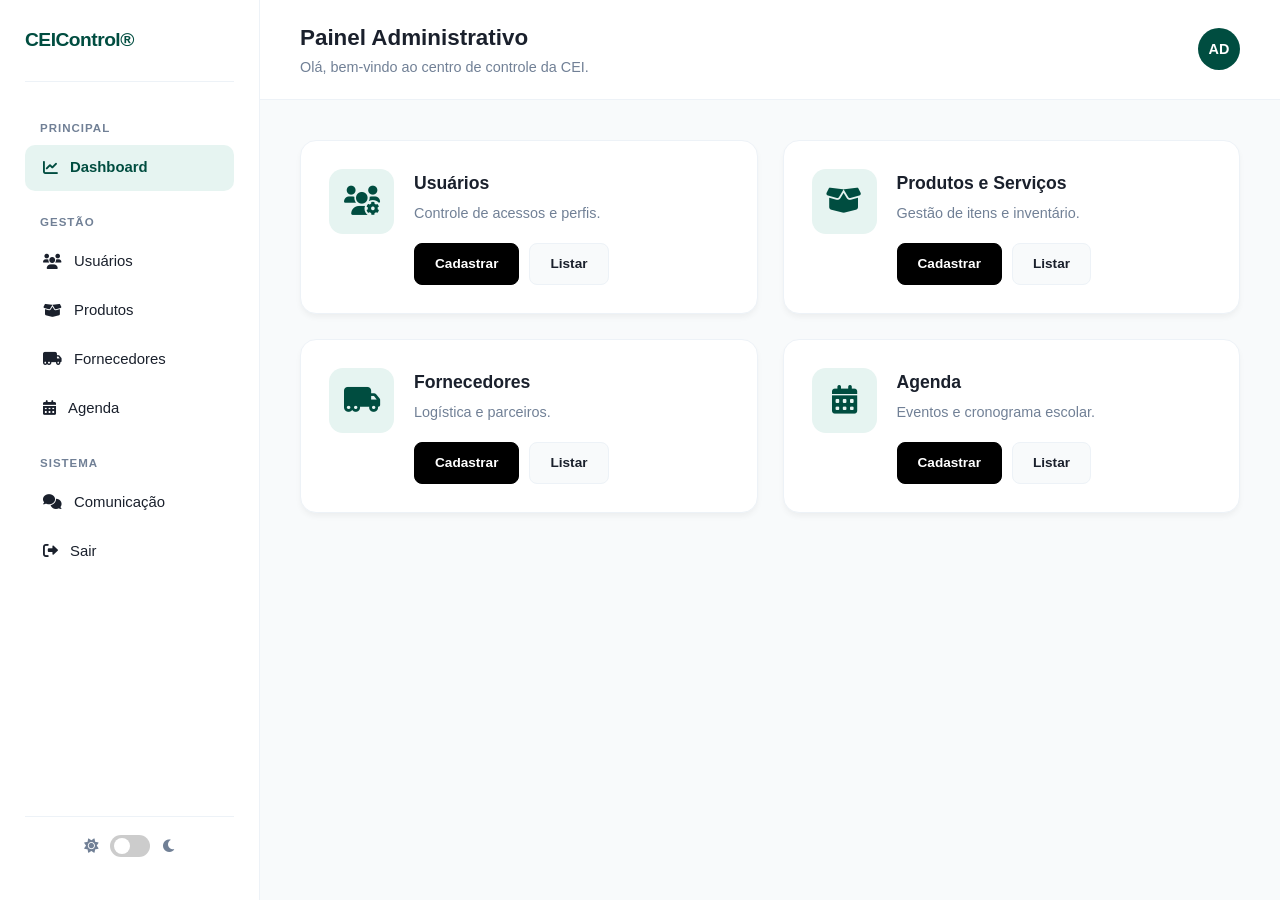
<file: dashboard.html>
<!DOCTYPE html>
<html lang="pt-BR">
<head>
    <meta charset="UTF-8">
    <meta name="viewport" content="width=device-width, initial-scale=1.0">
    <title>Dashboard - CEIControl</title>
    <link rel="stylesheet" href="style.css">
    <link rel="stylesheet" href="mobile.css">
    <link rel="stylesheet" href="dashboard.css">
    <link rel="stylesheet" href="https://cdnjs.cloudflare.com/ajax/libs/font-awesome/6.0.0/css/all.min.css">
    <link rel="icon" type="image/png" href="assests/ceicontrol.png">
    <script defer src="script.js"></script>
    <script defer src="dashboard.js"></script>
</head>
<body class="dashboard-body">
<div class="dashboard-container">

    <!-- SIDEBAR -->
    <aside class="sidebar" id="sidebar">
        <div class="sidebar-logo">
            <span class="logo-text">CEIControl®</span>
            <button class="sidebar-close-btn" onclick="toggleSidebar()">
                <i class="fa-solid fa-xmark"></i>
            </button>
        </div>
        <nav class="sidebar-nav">
            <p class="nav-category">Principal</p>
            <a href="#" onclick="mostrarSecao('dashboard')" id="nav-dashboard" class="active">
                <i class="fa-solid fa-chart-line"></i> Dashboard
            </a>
            <p class="nav-category">Gestão</p>
            <a href="#" onclick="mostrarSecao('usuarios')" id="nav-usuarios">
                <i class="fa-solid fa-users"></i> Usuários
            </a>
            <a href="#" onclick="mostrarSecao('produtos')" id="nav-produtos">
                <i class="fa-solid fa-box-open"></i> Produtos
            </a>
            <a href="#" onclick="mostrarSecao('fornecedores')" id="nav-fornecedores">
                <i class="fa-solid fa-truck-moving"></i> Fornecedores
            </a>
            <a href="#" onclick="mostrarSecao('agenda')" id="nav-agenda">
                <i class="fa-solid fa-calendar-days"></i> Agenda
            </a>
            <p class="nav-category">Sistema</p>
            <a href="#" onclick="mostrarSecao('comunicacao')" id="nav-comunicacao">
                <i class="fa-solid fa-comments"></i> Comunicação
            </a>
            <a href="login.html" class="logout-link">
                <i class="fa-solid fa-right-from-bracket"></i> Sair
            </a>
        </nav>
        <div class="theme-switch-wrapper">
            <i class="fa-solid fa-sun theme-icon-sm"></i>
            <label class="theme-switch" for="checkbox">
                <input type="checkbox" id="checkbox" onclick="toggleDarkMode()"/>
                <div class="slider round"></div>
            </label>
            <i class="fa-solid fa-moon theme-icon-sm"></i>
        </div>
    </aside>

    <!-- TOPBAR MOBILE -->
    <div class="mobile-topbar">
        <span class="logo-text">CEIControl®</span>
        <button class="hamburger-btn" onclick="toggleSidebar()">
            <i class="fa-solid fa-bars"></i>
        </button>
    </div>
    <div class="sidebar-overlay" id="sidebarOverlay" onclick="toggleSidebar()"></div>

    <!-- MAIN CONTENT -->
    <main class="main-content">

        <!-- ===== DASHBOARD HOME ===== -->
        <section id="secao-dashboard" class="dash-secao">
            <header class="dash-header">
                <div class="header-welcome">
                    <h1>Painel Administrativo</h1>
                    <p>Olá, bem-vindo ao centro de controle da CEI.</p>
                </div>
                <div class="header-profile">
                    <div class="avatar-circle">AD</div>
                </div>
            </header>
            <div class="content-wrapper">
                <div class="grid-funcionalidades">
                    <div class="admin-card">
                        <div class="card-icon"><i class="fa-solid fa-users-gear"></i></div>
                        <div class="card-info">
                            <h3>Usuários</h3>
                            <p>Controle de acessos e perfis.</p>
                            <div class="card-actions">
                                <a href="#" onclick="mostrarSecao('usuarios')" class="btn-sm primary">Cadastrar</a>
                                <a href="#" onclick="mostrarSecao('usuarios')" class="btn-sm secondary">Listar</a>
                            </div>
                        </div>
                    </div>
                    <div class="admin-card">
                        <div class="card-icon"><i class="fa-solid fa-box-open"></i></div>
                        <div class="card-info">
                            <h3>Produtos e Serviços</h3>
                            <p>Gestão de itens e inventário.</p>
                            <div class="card-actions">
                                <a href="#" onclick="mostrarSecao('produtos')" class="btn-sm primary">Cadastrar</a>
                                <a href="#" onclick="mostrarSecao('produtos')" class="btn-sm secondary">Listar</a>
                            </div>
                        </div>
                    </div>
                    <div class="admin-card">
                        <div class="card-icon"><i class="fa-solid fa-truck-moving"></i></div>
                        <div class="card-info">
                            <h3>Fornecedores</h3>
                            <p>Logística e parceiros.</p>
                            <div class="card-actions">
                                <a href="#" onclick="mostrarSecao('fornecedores')" class="btn-sm primary">Cadastrar</a>
                                <a href="#" onclick="mostrarSecao('fornecedores')" class="btn-sm secondary">Listar</a>
                            </div>
                        </div>
                    </div>
                    <div class="admin-card">
                        <div class="card-icon"><i class="fa-solid fa-calendar-days"></i></div>
                        <div class="card-info">
                            <h3>Agenda</h3>
                            <p>Eventos e cronograma escolar.</p>
                            <div class="card-actions">
                                <a href="#" onclick="mostrarSecao('agenda')" class="btn-sm primary">Cadastrar</a>
                                <a href="#" onclick="mostrarSecao('agenda')" class="btn-sm secondary">Listar</a>
                            </div>
                        </div>
                    </div>
                </div>
            </div>
        </section>

        <!-- ===== USUÁRIOS ===== -->
        <section id="secao-usuarios" class="dash-secao" style="display:none;">
            <header class="dash-header">
                <div class="header-welcome">
                    <h1>Gestão de Usuários</h1>
                    <p>Visualize e gerencie as contas e permissões do sistema.</p>
                </div>
                <button onclick="abrirModal('usuario')" class="btn-black-full">
                    <i class="fa-solid fa-plus"></i> Novo Usuário
                </button>
            </header>
            <div class="content-wrapper">
                <div class="table-container">
                    <table class="custom-table">
                        <thead>
                            <tr>
                                <th>ID</th>
                                <th>Nome</th>
                                <th>E-mail</th>
                                <th>Perfil</th>
                                <th style="text-align:center;">Ações</th>
                            </tr>
                        </thead>
                        <tbody id="tabela-usuarios"></tbody>
                    </table>
                </div>
            </div>
        </section>

        <!-- ===== PRODUTOS ===== -->
        <section id="secao-produtos" class="dash-secao" style="display:none;">
            <header class="dash-header">
                <div class="header-welcome">
                    <h1>Produtos e Serviços</h1>
                    <p>Controle de materiais e manutenções solicitadas.</p>
                </div>
                <button onclick="abrirModal('produto')" class="btn-black-full">
                    <i class="fa-solid fa-plus"></i> Novo Produto
                </button>
            </header>
            <div class="content-wrapper">
                <div class="table-container">
                    <table class="custom-table">
                        <thead>
                            <tr>
                                <th>Nome</th>
                                <th>Preço Unit.</th>
                                <th>Quantidade</th>
                                <th>Total</th>
                                <th style="text-align:center;">Ações</th>
                            </tr>
                        </thead>
                        <tbody id="tabela-produtos"></tbody>
                    </table>
                </div>
            </div>
        </section>

        <!-- ===== FORNECEDORES ===== -->
        <section id="secao-fornecedores" class="dash-secao" style="display:none;">
            <header class="dash-header">
                <div class="header-welcome">
                    <h1>Fornecedores</h1>
                    <p>Gestão de parceiros e fornecedores da unidade.</p>
                </div>
                <button onclick="abrirModal('fornecedor')" class="btn-black-full">
                    <i class="fa-solid fa-plus"></i> Novo Fornecedor
                </button>
            </header>
            <div class="content-wrapper">
                <div class="table-container">
                    <table class="custom-table">
                        <thead>
                            <tr>
                                <th>Nome</th>
                                <th>CNPJ</th>
                                <th>E-mail</th>
                                <th>Telefone</th>
                                <th style="text-align:center;">Ações</th>
                            </tr>
                        </thead>
                        <tbody id="tabela-fornecedores"></tbody>
                    </table>
                </div>
            </div>
        </section>

        <!-- ===== AGENDA ===== -->
        <section id="secao-agenda" class="dash-secao" style="display:none;">
            <header class="dash-header">
                <div class="header-welcome">
                    <h1>Agenda Escolar</h1>
                    <p>Gerencie e visualize todos os eventos e atividades da CEI.</p>
                </div>
                <button onclick="abrirModal('evento')" class="btn-black-full">
                    <i class="fa-solid fa-plus"></i> Novo Evento
                </button>
            </header>
            <div class="content-wrapper">
                <div class="table-container">
                    <table class="custom-table">
                        <thead>
                            <tr>
                                <th>Data</th>
                                <th>Título</th>
                                <th>Local</th>
                                <th>Público</th>
                                <th style="text-align:center;">Ações</th>
                            </tr>
                        </thead>
                        <tbody id="tabela-agenda"></tbody>
                    </table>
                </div>
            </div>
        </section>

        <!-- ===== COMUNICAÇÃO ===== -->
        <section id="secao-comunicacao" class="dash-secao" style="display:none;">
            <header class="dash-header">
                <div class="header-welcome">
                    <h1>Comunicação</h1>
                    <p>Chat interno entre os usuários do sistema.</p>
                </div>
            </header>
            <div class="content-wrapper" style="padding:0;">
                <div class="chat-container" style="margin:20px;">
                    <aside class="chat-sidebar">
                        <div class="chat-search">
                            <h3>Conversas</h3>
                            <div class="search-box">
                                <i class="fa-solid fa-magnifying-glass"></i>
                                <input type="text" placeholder="Pesquisar...">
                            </div>
                        </div>
                        <ul class="contacts-list">
                            <li class="contact-item active" onclick="selecionarContato('Fernanda Responsável')">
                                <div class="avatar-icon"><i class="fa-solid fa-user"></i></div>
                                <div class="contact-info"><h4>Fernanda Responsável</h4><p>Cliente</p></div>
                            </li>
                            <li class="contact-item" onclick="selecionarContato('João Educador')">
                                <div class="avatar-icon"><i class="fa-solid fa-user"></i></div>
                                <div class="contact-info"><h4>João Educador</h4><p>Usuário</p></div>
                            </li>
                        </ul>
                    </aside>
                    <section class="chat-window">
                        <header class="chat-header">
                            <div class="user-details">
                                <div class="avatar-icon"><i class="fa-solid fa-user"></i></div>
                                <div>
                                    <h4 id="chat-contato-nome">Fernanda Responsável</h4>
                                    <span>Online Agora</span>
                                </div>
                            </div>
                        </header>
                        <div class="chat-messages" id="chat-messages">
                            <div class="message received"><p>Olá! Tudo bem?</p></div>
                            <div class="message sent"><p>Tudo ótimo! Como posso ajudar?</p></div>
                        </div>
                        <footer class="chat-input-area">
                            <div class="input-wrapper">
                                <input type="text" id="chat-input" placeholder="Digite sua mensagem..." onkeypress="if(event.key==='Enter')enviarMensagem()">
                                <div class="input-icons">
                                    <button onclick="enviarMensagem()" class="send-btn">
                                        <i class="fa-solid fa-paper-plane"></i>
                                    </button>
                                </div>
                            </div>
                        </footer>
                    </section>
                </div>
            </div>
        </section>

    </main>
</div>

<!-- ===== MODAL UNIVERSAL ===== -->
<div id="modal-overlay" class="modal-overlay" onclick="fecharModal()" style="display:none;"></div>
<div id="modal" class="modal-box" style="display:none;">
    <div class="modal-header">
        <h3 id="modal-titulo">Cadastrar</h3>
        <button onclick="fecharModal()" class="modal-close"><i class="fa-solid fa-xmark"></i></button>
    </div>
    <div class="modal-body" id="modal-body"></div>
</div>

</body>
</html>
</file>
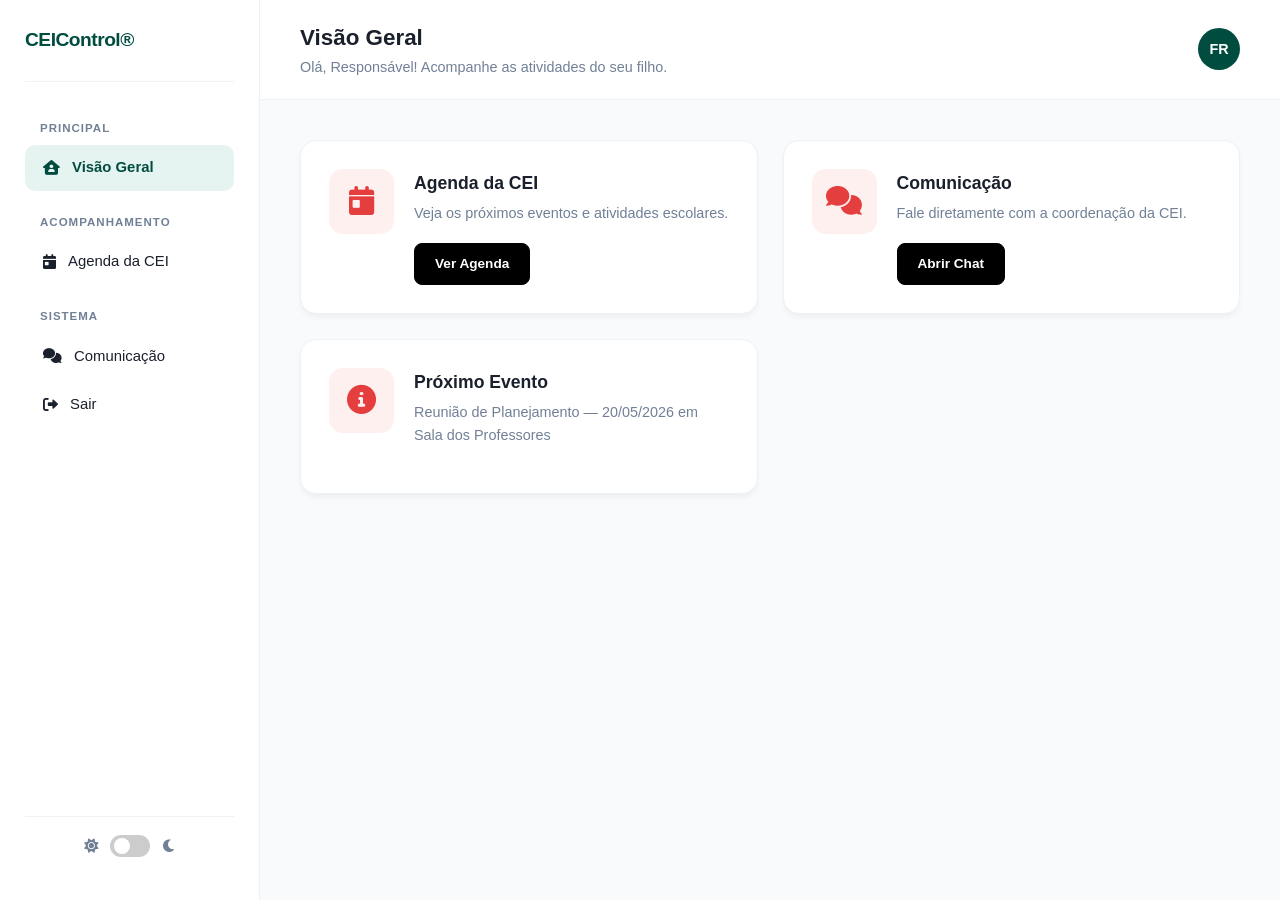
<file: dashboard_cliente.html>
<!DOCTYPE html>
<html lang="pt-BR">
<head>
    <meta charset="UTF-8">
    <meta name="viewport" content="width=device-width, initial-scale=1.0">
    <title>Visão Geral - CEIControl</title>
    <link rel="stylesheet" href="style.css">
    <link rel="stylesheet" href="mobile.css">
    <link rel="stylesheet" href="dashboard.css">
    <link rel="stylesheet" href="https://cdnjs.cloudflare.com/ajax/libs/font-awesome/6.0.0/css/all.min.css">
    <link rel="icon" type="image/png" href="assests/ceicontrol.png">
    <script defer src="script.js"></script>
    <script defer src="dashboard.js"></script>
</head>
<body class="dashboard-body">
<div class="dashboard-container">

    <!-- SIDEBAR -->
    <aside class="sidebar" id="sidebar">
        <div class="sidebar-logo">
            <span class="logo-text">CEIControl®</span>
            <button class="sidebar-close-btn" onclick="toggleSidebar()">
                <i class="fa-solid fa-xmark"></i>
            </button>
        </div>
        <nav class="sidebar-nav">
            <p class="nav-category">Principal</p>
            <a href="#" onclick="mostrarSecao('dashboard')" id="nav-dashboard" class="active">
                <i class="fa-solid fa-house-user"></i> Visão Geral
            </a>
            <p class="nav-category">Acompanhamento</p>
            <a href="#" onclick="mostrarSecao('agenda')" id="nav-agenda">
                <i class="fa-solid fa-calendar-day"></i> Agenda da CEI
            </a>
            <p class="nav-category">Sistema</p>
            <a href="#" onclick="mostrarSecao('comunicacao')" id="nav-comunicacao">
                <i class="fa-solid fa-comments"></i> Comunicação
            </a>
            <a href="login.html" class="logout-link">
                <i class="fa-solid fa-right-from-bracket"></i> Sair
            </a>
        </nav>
        <div class="theme-switch-wrapper">
            <i class="fa-solid fa-sun theme-icon-sm"></i>
            <label class="theme-switch" for="checkbox">
                <input type="checkbox" id="checkbox" onclick="toggleDarkMode()"/>
                <div class="slider round"></div>
            </label>
            <i class="fa-solid fa-moon theme-icon-sm"></i>
        </div>
    </aside>

    <!-- TOPBAR MOBILE -->
    <div class="mobile-topbar">
        <span class="logo-text">CEIControl®</span>
        <button class="hamburger-btn" onclick="toggleSidebar()">
            <i class="fa-solid fa-bars"></i>
        </button>
    </div>
    <div class="sidebar-overlay" id="sidebarOverlay" onclick="toggleSidebar()"></div>

    <main class="main-content">

        <!-- DASHBOARD HOME -->
        <section id="secao-dashboard" class="dash-secao">
            <header class="dash-header">
                <div class="header-welcome">
                    <h1>Visão Geral</h1>
                    <p>Olá, Responsável! Acompanhe as atividades do seu filho.</p>
                </div>
                <div class="avatar-circle">FR</div>
            </header>
            <div class="content-wrapper">
                <div class="grid-funcionalidades">
                    <div class="admin-card">
                        <div class="card-icon" style="background:#fff0f0;color:#e53e3e;">
                            <i class="fa-solid fa-calendar-day"></i>
                        </div>
                        <div class="card-info">
                            <h3>Agenda da CEI</h3>
                            <p>Veja os próximos eventos e atividades escolares.</p>
                            <div class="card-actions">
                                <a href="#" onclick="mostrarSecao('agenda')" class="btn-sm primary">Ver Agenda</a>
                            </div>
                        </div>
                    </div>
                    <div class="admin-card">
                        <div class="card-icon" style="background:#fff0f0;color:#e53e3e;">
                            <i class="fa-solid fa-comments"></i>
                        </div>
                        <div class="card-info">
                            <h3>Comunicação</h3>
                            <p>Fale diretamente com a coordenação da CEI.</p>
                            <div class="card-actions">
                                <a href="#" onclick="mostrarSecao('comunicacao')" class="btn-sm primary">Abrir Chat</a>
                            </div>
                        </div>
                    </div>
                    <div class="admin-card admin-card--info">
                        <div class="card-icon" style="background:#fff0f0;color:#e53e3e;">
                            <i class="fa-solid fa-circle-info"></i>
                        </div>
                        <div class="card-info">
                            <h3>Próximo Evento</h3>
                            <p id="proximo-evento-texto">Carregando...</p>
                        </div>
                    </div>
                </div>
            </div>
        </section>

        <!-- AGENDA -->
        <section id="secao-agenda" class="dash-secao" style="display:none;">
            <header class="dash-header">
                <div class="header-welcome">
                    <h1>Agenda da CEI</h1>
                    <p>Acompanhe todos os eventos e atividades da escola.</p>
                </div>
            </header>
            <div class="content-wrapper">
                <div class="table-container">
                    <table class="custom-table">
                        <thead>
                            <tr>
                                <th>Data</th>
                                <th>Título</th>
                                <th>Local</th>
                                <th>Público</th>
                            </tr>
                        </thead>
                        <tbody id="tabela-agenda-cliente"></tbody>
                    </table>
                </div>
            </div>
        </section>

        <!-- COMUNICAÇÃO -->
        <section id="secao-comunicacao" class="dash-secao" style="display:none;">
            <header class="dash-header">
                <div class="header-welcome">
                    <h1>Comunicação</h1>
                    <p>Fale com a coordenação da CEI.</p>
                </div>
            </header>
            <div class="content-wrapper" style="padding:0;">
                <div class="chat-container" style="margin:20px;">
                    <aside class="chat-sidebar">
                        <div class="chat-search">
                            <h3>Conversas</h3>
                            <div class="search-box">
                                <i class="fa-solid fa-magnifying-glass"></i>
                                <input type="text" placeholder="Pesquisar...">
                            </div>
                        </div>
                        <ul class="contacts-list">
                            <li class="contact-item active" onclick="selecionarContato('Eduardo Admin', this)">
                                <div class="avatar-icon"><i class="fa-solid fa-user"></i></div>
                                <div class="contact-info"><h4>Eduardo Admin</h4><p>Gestor</p></div>
                            </li>
                            <li class="contact-item" onclick="selecionarContato('João Educador', this)">
                                <div class="avatar-icon"><i class="fa-solid fa-user"></i></div>
                                <div class="contact-info"><h4>João Educador</h4><p>Educador</p></div>
                            </li>
                        </ul>
                    </aside>
                    <section class="chat-window">
                        <header class="chat-header">
                            <div class="user-details">
                                <div class="avatar-icon"><i class="fa-solid fa-user"></i></div>
                                <div>
                                    <h4 id="chat-contato-nome">Eduardo Admin</h4>
                                    <span>Online Agora</span>
                                </div>
                            </div>
                        </header>
                        <div class="chat-messages" id="chat-messages">
                            <div class="message received"><p>Olá! Como posso ajudar?</p></div>
                            <div class="message sent"><p>Queria saber sobre o próximo evento.</p></div>
                            <div class="message received"><p>Claro! A Festa Junina será no dia 15/06 no Pátio Principal.</p></div>
                        </div>
                        <footer class="chat-input-area">
                            <div class="input-wrapper">
                                <input type="text" id="chat-input" placeholder="Digite sua mensagem..." onkeypress="if(event.key==='Enter')enviarMensagem()">
                                <div class="input-icons">
                                    <button onclick="enviarMensagem()" class="send-btn">
                                        <i class="fa-solid fa-paper-plane"></i>
                                    </button>
                                </div>
                            </div>
                        </footer>
                    </section>
                </div>
            </div>
        </section>

    </main>
</div>
</body>
</html>
</file>
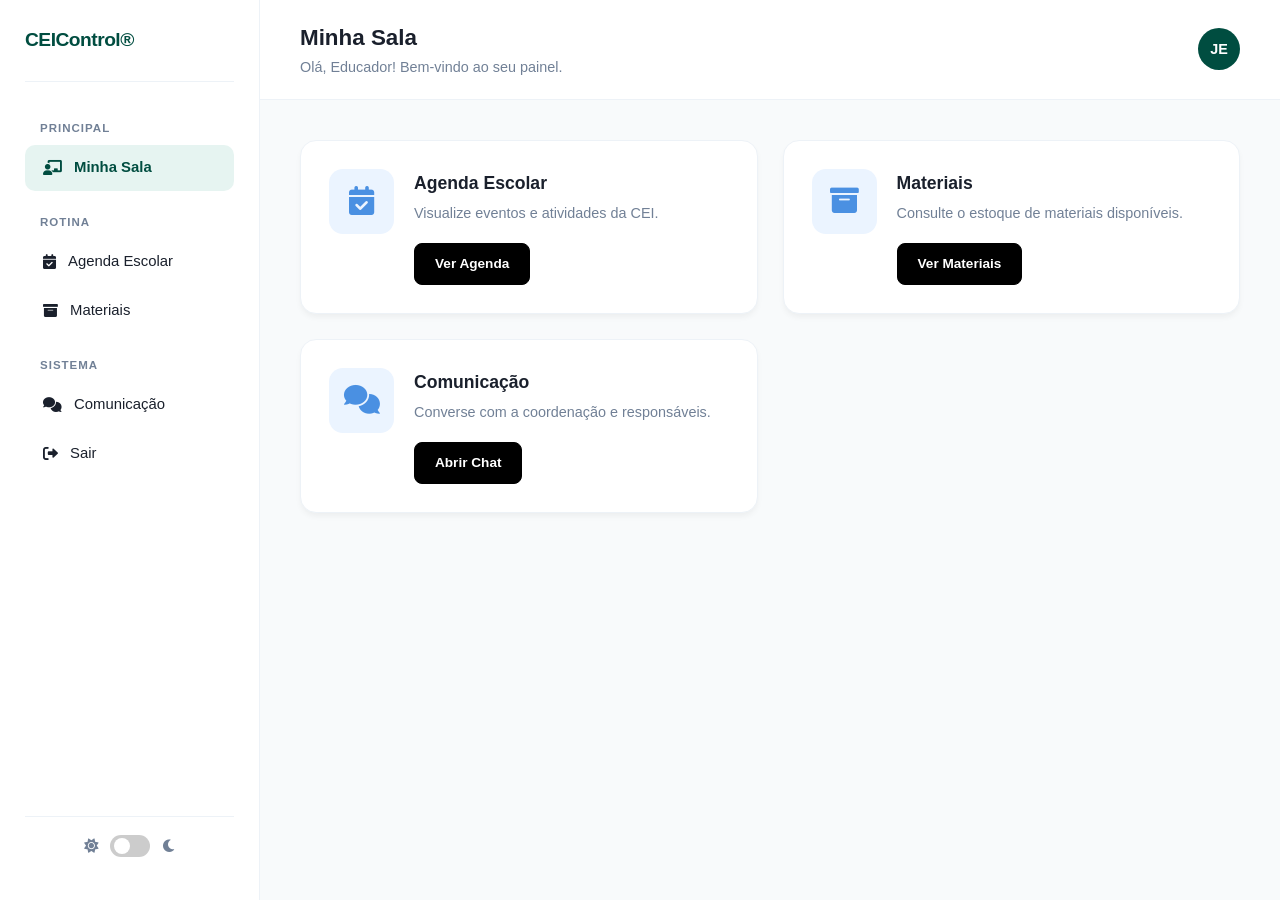
<file: dashboard_usuario.html>
<!DOCTYPE html>
<html lang="pt-BR">
<head>
    <meta charset="UTF-8">
    <meta name="viewport" content="width=device-width, initial-scale=1.0">
    <title>Minha Sala - CEIControl</title>
    <link rel="stylesheet" href="style.css">
    <link rel="stylesheet" href="mobile.css">
    <link rel="stylesheet" href="dashboard.css">
    <link rel="stylesheet" href="https://cdnjs.cloudflare.com/ajax/libs/font-awesome/6.0.0/css/all.min.css">
    <link rel="icon" type="image/png" href="assests/ceicontrol.png">
    <script defer src="script.js"></script>
    <script defer src="dashboard.js"></script>
</head>
<body class="dashboard-body">
<div class="dashboard-container">

    <!-- SIDEBAR -->
    <aside class="sidebar" id="sidebar">
        <div class="sidebar-logo">
            <span class="logo-text">CEIControl®</span>
            <button class="sidebar-close-btn" onclick="toggleSidebar()">
                <i class="fa-solid fa-xmark"></i>
            </button>
        </div>
        <nav class="sidebar-nav">
            <p class="nav-category">Principal</p>
            <a href="#" onclick="mostrarSecao('dashboard')" id="nav-dashboard" class="active">
                <i class="fa-solid fa-chalkboard-user"></i> Minha Sala
            </a>
            <p class="nav-category">Rotina</p>
            <a href="#" onclick="mostrarSecao('agenda')" id="nav-agenda">
                <i class="fa-solid fa-calendar-check"></i> Agenda Escolar
            </a>
            <a href="#" onclick="mostrarSecao('materiais')" id="nav-materiais">
                <i class="fa-solid fa-box-archive"></i> Materiais
            </a>
            <p class="nav-category">Sistema</p>
            <a href="#" onclick="mostrarSecao('comunicacao')" id="nav-comunicacao">
                <i class="fa-solid fa-comments"></i> Comunicação
            </a>
            <a href="login.html" class="logout-link">
                <i class="fa-solid fa-right-from-bracket"></i> Sair
            </a>
        </nav>
        <div class="theme-switch-wrapper">
            <i class="fa-solid fa-sun theme-icon-sm"></i>
            <label class="theme-switch" for="checkbox">
                <input type="checkbox" id="checkbox" onclick="toggleDarkMode()"/>
                <div class="slider round"></div>
            </label>
            <i class="fa-solid fa-moon theme-icon-sm"></i>
        </div>
    </aside>

    <!-- TOPBAR MOBILE -->
    <div class="mobile-topbar">
        <span class="logo-text">CEIControl®</span>
        <button class="hamburger-btn" onclick="toggleSidebar()">
            <i class="fa-solid fa-bars"></i>
        </button>
    </div>
    <div class="sidebar-overlay" id="sidebarOverlay" onclick="toggleSidebar()"></div>

    <main class="main-content">

        <!-- DASHBOARD HOME -->
        <section id="secao-dashboard" class="dash-secao">
            <header class="dash-header">
                <div class="header-welcome">
                    <h1>Minha Sala</h1>
                    <p>Olá, Educador! Bem-vindo ao seu painel.</p>
                </div>
                <div class="avatar-circle">JE</div>
            </header>
            <div class="content-wrapper">
                <div class="grid-funcionalidades">
                    <div class="admin-card">
                        <div class="card-icon" style="background:#ebf4ff;color:#4a90e2;">
                            <i class="fa-solid fa-calendar-check"></i>
                        </div>
                        <div class="card-info">
                            <h3>Agenda Escolar</h3>
                            <p>Visualize eventos e atividades da CEI.</p>
                            <div class="card-actions">
                                <a href="#" onclick="mostrarSecao('agenda')" class="btn-sm primary">Ver Agenda</a>
                            </div>
                        </div>
                    </div>
                    <div class="admin-card">
                        <div class="card-icon" style="background:#ebf4ff;color:#4a90e2;">
                            <i class="fa-solid fa-box-archive"></i>
                        </div>
                        <div class="card-info">
                            <h3>Materiais</h3>
                            <p>Consulte o estoque de materiais disponíveis.</p>
                            <div class="card-actions">
                                <a href="#" onclick="mostrarSecao('materiais')" class="btn-sm primary">Ver Materiais</a>
                            </div>
                        </div>
                    </div>
                    <div class="admin-card">
                        <div class="card-icon" style="background:#ebf4ff;color:#4a90e2;">
                            <i class="fa-solid fa-comments"></i>
                        </div>
                        <div class="card-info">
                            <h3>Comunicação</h3>
                            <p>Converse com a coordenação e responsáveis.</p>
                            <div class="card-actions">
                                <a href="#" onclick="mostrarSecao('comunicacao')" class="btn-sm primary">Abrir Chat</a>
                            </div>
                        </div>
                    </div>
                </div>
            </div>
        </section>

        <!-- AGENDA -->
        <section id="secao-agenda" class="dash-secao" style="display:none;">
            <header class="dash-header">
                <div class="header-welcome">
                    <h1>Agenda Escolar</h1>
                    <p>Visualize todos os eventos e atividades da CEI.</p>
                </div>
            </header>
            <div class="content-wrapper">
                <div class="table-container">
                    <table class="custom-table">
                        <thead>
                            <tr>
                                <th>Data</th>
                                <th>Título</th>
                                <th>Local</th>
                                <th>Público</th>
                            </tr>
                        </thead>
                        <tbody id="tabela-agenda-usuario"></tbody>
                    </table>
                </div>
            </div>
        </section>

        <!-- MATERIAIS -->
        <section id="secao-materiais" class="dash-secao" style="display:none;">
            <header class="dash-header">
                <div class="header-welcome">
                    <h1>Materiais</h1>
                    <p>Consulte o estoque de materiais disponíveis.</p>
                </div>
            </header>
            <div class="content-wrapper">
                <div class="table-container">
                    <table class="custom-table">
                        <thead>
                            <tr>
                                <th>Produto</th>
                                <th>Preço Unit.</th>
                                <th>Quantidade</th>
                                <th>Total</th>
                            </tr>
                        </thead>
                        <tbody id="tabela-materiais"></tbody>
                    </table>
                </div>
            </div>
        </section>

        <!-- COMUNICAÇÃO -->
        <section id="secao-comunicacao" class="dash-secao" style="display:none;">
            <header class="dash-header">
                <div class="header-welcome">
                    <h1>Comunicação</h1>
                    <p>Chat interno entre os usuários do sistema.</p>
                </div>
            </header>
            <div class="content-wrapper" style="padding:0;">
                <div class="chat-container" style="margin:20px;">
                    <aside class="chat-sidebar">
                        <div class="chat-search">
                            <h3>Conversas</h3>
                            <div class="search-box">
                                <i class="fa-solid fa-magnifying-glass"></i>
                                <input type="text" placeholder="Pesquisar...">
                            </div>
                        </div>
                        <ul class="contacts-list">
                            <li class="contact-item active" onclick="selecionarContato('Eduardo Admin', this)">
                                <div class="avatar-icon"><i class="fa-solid fa-user"></i></div>
                                <div class="contact-info"><h4>Eduardo Admin</h4><p>Gestor</p></div>
                            </li>
                            <li class="contact-item" onclick="selecionarContato('Fernanda Responsável', this)">
                                <div class="avatar-icon"><i class="fa-solid fa-user"></i></div>
                                <div class="contact-info"><h4>Fernanda Responsável</h4><p>Cliente</p></div>
                            </li>
                        </ul>
                    </aside>
                    <section class="chat-window">
                        <header class="chat-header">
                            <div class="user-details">
                                <div class="avatar-icon"><i class="fa-solid fa-user"></i></div>
                                <div>
                                    <h4 id="chat-contato-nome">Eduardo Admin</h4>
                                    <span>Online Agora</span>
                                </div>
                            </div>
                        </header>
                        <div class="chat-messages" id="chat-messages">
                            <div class="message received"><p>Olá Educador! Precisa de algo?</p></div>
                            <div class="message sent"><p>Oi! Só verificando a agenda da semana.</p></div>
                        </div>
                        <footer class="chat-input-area">
                            <div class="input-wrapper">
                                <input type="text" id="chat-input" placeholder="Digite sua mensagem..." onkeypress="if(event.key==='Enter')enviarMensagem()">
                                <div class="input-icons">
                                    <button onclick="enviarMensagem()" class="send-btn">
                                        <i class="fa-solid fa-paper-plane"></i>
                                    </button>
                                </div>
                            </div>
                        </footer>
                    </section>
                </div>
            </div>
        </section>

    </main>
</div>
</body>
</html>
</file>
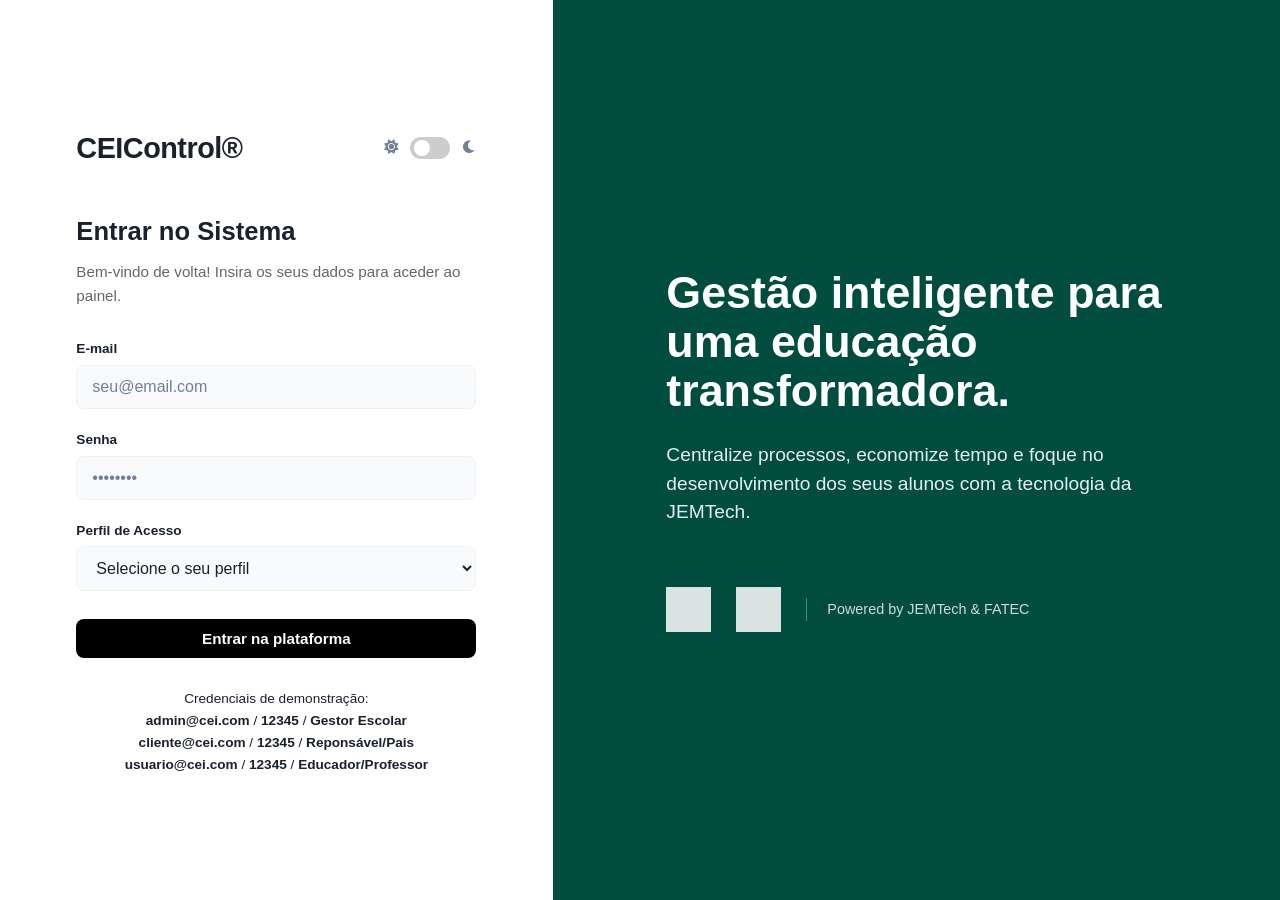
<file: login.html>
<!DOCTYPE html>
<html lang="pt-BR">
<head>
    <meta charset="UTF-8">
    <meta name="viewport" content="width=device-width, initial-scale=1.0">
    <title>Login - CEIControl</title>
    <link rel="stylesheet" href="style.css">
    <link rel="stylesheet" href="mobile.css">
    <link rel="stylesheet" href="https://cdnjs.cloudflare.com/ajax/libs/font-awesome/6.0.0/css/all.min.css">
    <link rel="icon" type="image/png" href="assests/ceicontrol.png">
    <script defer src="dashboard.js"></script>
</head>
<body class="bg-auth">
    <div class="auth-split-wrapper">
        <div class="auth-side-form">
            <div class="auth-container">
                <header class="auth-header">
                    <div style="display:flex;justify-content:space-between;align-items:center;">
                        <a href="index.html" class="logo-text">CEIControl®</a>
                        <div class="theme-switch-wrapper" style="margin-top:0;border-top:none;padding:0;">
                            <i class="fa-solid fa-sun theme-icon-sm"></i>
                            <label class="theme-switch" for="checkbox">
                                <input type="checkbox" id="checkbox" onclick="toggleDarkMode()"/>
                                <div class="slider round"></div>
                            </label>
                            <i class="fa-solid fa-moon theme-icon-sm"></i>
                        </div>
                    </div>
                </header>
                <main class="auth-card">
                    <h2>Entrar no Sistema</h2>
                    <p class="subtitle">Bem-vindo de volta! Insira os seus dados para aceder ao painel.</p>
                    <div id="erro-login" class="error-msg" style="display:none;">E-mail, senha ou perfil inválidos.</div>
                    <div class="auth-form">
                        <label for="email">E-mail</label>
                        <input type="email" id="email" placeholder="seu@email.com" required>
                        <label for="senha">Senha</label>
                        <input type="password" id="senha" placeholder="••••••••" required>
                        <label for="perfil">Perfil de Acesso</label>
                        <select id="perfil" required>
                            <option value="" disabled selected>Selecione o seu perfil</option>
                            <option value="admin">Gestor Escolar</option>
                            <option value="cliente">Responsável/Pais</option>
                            <option value="usuario">Educador/Professor</option>
                        </select>
                        <button type="button" onclick="fazerLogin()" class="btn-black-full" style="width:100%;margin-top:8px;justify-content:center;">
                            Entrar na plataforma
                        </button>
                    </div>
                    <footer class="auth-footer">
                        <p>Credenciais de demonstração:<br>
                        <strong>admin@cei.com</strong> / <strong>12345</strong> / <strong>Gestor Escolar</strong><br>
                        <strong>cliente@cei.com</strong> / <strong>12345</strong> / <strong>Reponsável/Pais</strong><br>
                        <strong>usuario@cei.com</strong> / <strong>12345</strong> / <strong>Educador/Professor</strong><br>
                        </p>
                    </footer>
                </main>
            </div>
        </div>
        <div class="auth-side-visual">
            <div class="visual-content">
                <h2>Gestão inteligente para uma educação transformadora.</h2>
                <p>Centralize processos, economize tempo e foque no desenvolvimento dos seus alunos com a tecnologia da JEMTech.</p>
                <div class="visual-footer">
                    <img src="assests/logo_jemtech.png" alt="Logo JEMTech" class="footer-logo">
                    <img src="assests/logo_fatec.jpg" alt="Logo FATEC" class="footer-logo">
                    <div class="footer-text"><span>Powered by JEMTech & FATEC</span></div>
                </div>
            </div>
        </div>
    </div>
</body>
</html>
</file>
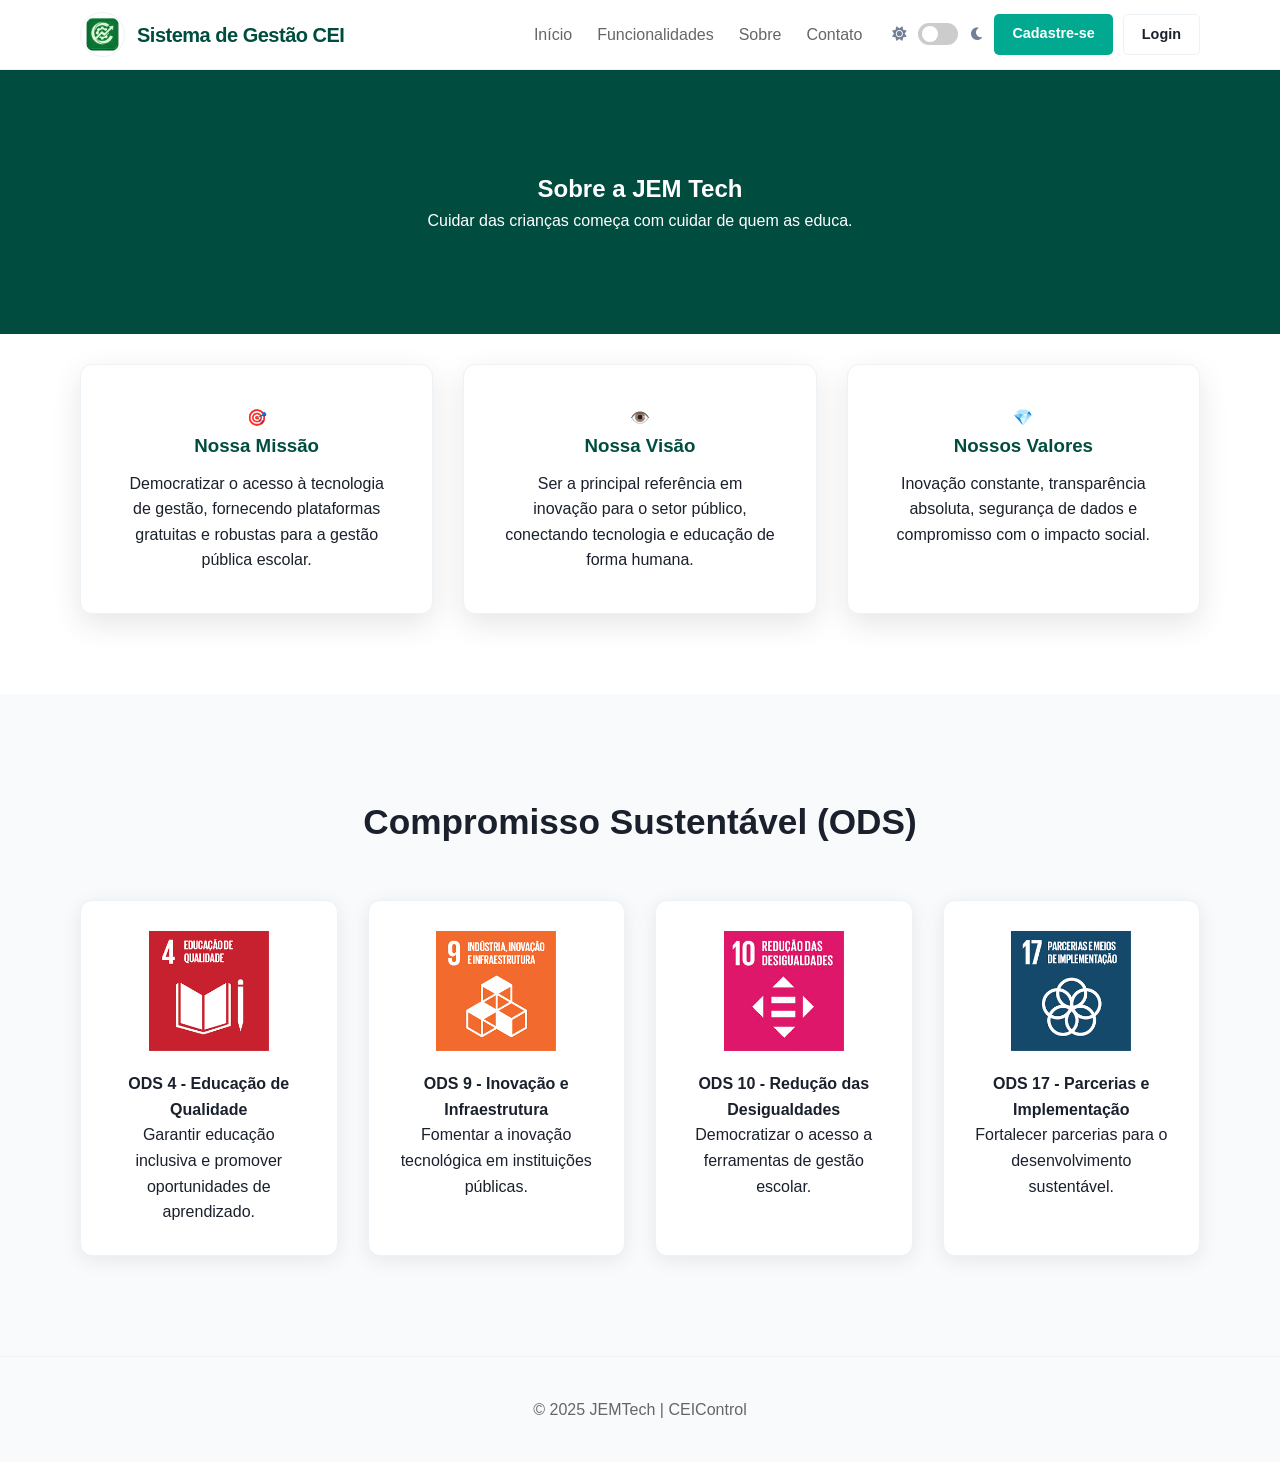
<file: sobre.html>
<!DOCTYPE html>
<html lang="pt-BR">
<head>
    <meta charset="UTF-8">
    <meta name="viewport" content="width=device-width, initial-scale=1.0">
    <title>Sobre Nós - CEIControl</title>
    <link rel="stylesheet" href="style.css">
    <link rel="stylesheet" href="mobile.css">
    <link rel="stylesheet" href="https://cdnjs.cloudflare.com/ajax/libs/font-awesome/6.0.0/css/all.min.css">
    <link rel="icon" type="image/png" href="assests/ceicontrol.png">
    <script defer src="script.js"></script>
</head>
<body>

    <header class="navbar">
        <div class="container flex-nav">
            <div class="logo-area">
                <div class="logo-circle">
                    <img src="assests/ceicontrol.png" alt="Logo">
                </div>
                <span class="logo-text">Sistema de Gestão CEI</span>
            </div>
            
            <nav class="main-nav">
                <ul class="nav-links">
                    <li><a href="index.html">Início</a></li>
                    <li><a href="index.html#funcionalidades">Funcionalidades</a></li>
                    <li><a href="sobre.html">Sobre</a></li>
                    <li><a href="index.html#contato">Contato</a></li>
                </ul>
                <div class="nav-auth">
                    <div class="theme-switch-wrapper">
                        <i class="fa-solid fa-sun theme-icon-sm"></i>
                        <label class="theme-switch" for="checkbox">
                            <input type="checkbox" id="checkbox" onclick="toggleDarkMode()" />
                            <div class="slider round"></div>
                        </label>
                        <i class="fa-solid fa-moon theme-icon-sm"></i>
                    </div>
                    <a href="login.html" class="btn-cadastre">Cadastre-se</a>
                    <a href="login.html" class="btn-login">Login</a>
                </div>
            </nav>
        </div>
    </header>

    <main>
        <section class="about-hero">
            <div class="container text-center">
                <h1>Sobre a JEM Tech</h1>
                <p>Cuidar das crianças começa com cuidar de quem as educa.</p>
            </div>
        </section>

        <section class="mvv-section">
            <div class="container">
                <div class="mvv-grid">
                    <div class="mvv-card">
                        <div class="mvv-icon">🎯</div>
                        <h3>Nossa Missão</h3>
                        <p>Democratizar o acesso à tecnologia de gestão, fornecendo plataformas gratuitas e robustas para a gestão pública escolar.</p>
                    </div>
                    <div class="mvv-card">
                        <div class="mvv-icon">👁️</div>
                        <h3>Nossa Visão</h3>
                        <p>Ser a principal referência em inovação para o setor público, conectando tecnologia e educação de forma humana.</p>
                    </div>
                    <div class="mvv-card">
                        <div class="mvv-icon">💎</div>
                        <h3>Nossos Valores</h3>
                        <p>Inovação constante, transparência absoluta, segurança de dados e compromisso com o impacto social.</p>
                    </div>
                </div>
            </div>
        </section>

        <section id="ods" class="ods-section-page">
            <div class="container">
                <h2 class="section-title">Compromisso Sustentável (ODS)</h2>
                <div class="ods-detailed-grid">
                    <div class="ods-card-item">
                        <div class="ods-img-container"><img src="assests/ods4.png" alt="ODS 4"></div>
                        <div class="ods-info">
                            <h4>ODS 4 - Educação de Qualidade</h4>
                            <p>Garantir educação inclusiva e promover oportunidades de aprendizado.</p>
                        </div>
                    </div>
                    <div class="ods-card-item">
                        <div class="ods-img-container"><img src="assests/ods9.png" alt="ODS 9"></div>
                        <div class="ods-info">
                            <h4>ODS 9 - Inovação e Infraestrutura</h4>
                            <p>Fomentar a inovação tecnológica em instituições públicas.</p>
                        </div>
                    </div>
                    <div class="ods-card-item">
                        <div class="ods-img-container"><img src="assests/ods10.jpg" alt="ODS 10"></div>
                        <div class="ods-info">
                            <h4>ODS 10 - Redução das Desigualdades</h4>
                            <p>Democratizar o acesso a ferramentas de gestão escolar.</p>
                        </div>
                    </div>
                    <div class="ods-card-item">
                        <div class="ods-img-container"><img src="assests/ods17.png" alt="ODS 17"></div>
                        <div class="ods-info">
                            <h4>ODS 17 - Parcerias e Implementação</h4>
                            <p>Fortalecer parcerias para o desenvolvimento sustentável.</p>
                        </div>
                    </div>
                </div>
            </div>
        </section>
    </main>

    <footer class="footer-simple">
        <div class="container">
            <p>© 2025 JEMTech | CEIControl</p>
        </div>
    </footer>

</body>
</html>
</file>
<file: style.css>
/* ============================================================
   VARIÁVEIS GLOBAIS — MODO CLARO (PADRÃO)
   ============================================================ */
:root {
    /* Cores do sistema */
    --primary-green: #004d40;
    --light-green: #00a98f;
    --educator-blue: #4a90e2;
    --educator-bg-blue: #ebf4ff;
    --error-red: #dc2626;

    /* Tema claro */
    --bg-body:    #f8fafb;
    --bg-card:    #ffffff;
    --text-main:  #1a202c;
    --text-sub:   #718096;
    --text-muted: #666;
    --border-color: #edf2f7;
    --shadow-sm: 0 4px 6px -1px rgba(0,0,0,0.05);
}

/* ============================================================
   MODO ESCURO — sobrescreve apenas as variáveis de tema
   ============================================================ */
body.dark-mode {
    --bg-body:      #121212;
    --bg-card:      #1e1e1e;
    --text-main:    #e2e8f0;
    --text-sub:     #a0aec0;
    --text-muted:   #a0aec0;
    --border-color: #2d3748;
    --shadow-sm: 0 4px 6px -1px rgba(0,0,0,0.3);
}

/* ============================================================
   RESET E BASE GLOBAL
   ============================================================ */
* {
    margin: 0;
    padding: 0;
    box-sizing: border-box;
    font-family: 'Segoe UI', Roboto, Helvetica, Arial, sans-serif;
}

body {
    background-color: var(--bg-body);
    color: var(--text-main);
    line-height: 1.6;
    scroll-behavior: smooth;
    transition: background-color 0.3s, color 0.3s;
}

.container {
    max-width: 1200px;
    margin: 0 auto;
    padding: 0 40px;
}

/* ============================================================
   HEADER E NAVEGAÇÃO (SITE PÚBLICO)
   ============================================================ */
.navbar {
    background: var(--bg-card);
    padding: 12px 0;
    border-bottom: 1px solid var(--border-color);
    position: sticky;
    top: 0;
    z-index: 1000;
}

.flex-nav {
    display: flex;
    justify-content: space-between;
    align-items: center;
}

.logo-area {
    display: flex;
    align-items: center;
    gap: 12px;
    text-decoration: none !important;
}

.logo-circle {
    width: 45px;
    height: 45px;
    border-radius: 50%;
    overflow: hidden;
    border: 1px solid var(--border-color);
    display: flex;
    align-items: center;
    justify-content: center;
}

.logo-circle img {
    width: 100%;
    height: 100%;
    object-fit: cover;
}

.logo-text {
    font-weight: 800;
    font-size: 1.25rem;
    color: var(--primary-green) !important;
    letter-spacing: -0.5px;
}

.main-nav {
    display: flex;
    align-items: center;
}

.nav-links {
    list-style: none;
    display: flex;
    gap: 25px;
    margin-right: 30px;
}

.nav-links a {
    text-decoration: none;
    color: var(--text-muted);
    font-weight: 500;
    transition: 0.3s;
}

.nav-links a:hover {
    color: var(--primary-green);
}

.nav-auth { display: flex; gap: 10px; }

.btn-cadastre {
    background: var(--light-green);
    color: #fff;
    padding: 8px 18px;
    border-radius: 5px;
    text-decoration: none;
    font-weight: 600;
    font-size: 0.9rem;
}

.btn-login {
    border: 1px solid #444;
    color: #444;
    padding: 8px 18px;
    border-radius: 5px;
    text-decoration: none;
    font-weight: 600;
    font-size: 0.9rem;
}

/* ============================================================
   HOME — HERO E CARROSSEL
   ============================================================ */
.hero-green {
    background: var(--primary-green);
    color: white;
    padding: 80px 0;
    min-height: 550px;
}

.hero-grid {
    display: grid;
    grid-template-columns: 1fr 1fr;
    gap: 50px;
    align-items: center;
}

.hero-text h1 {
    font-size: 2.8rem;
    margin-bottom: 20px;
    min-height: 120px;
}

.hero-text p {
    font-size: 1.15rem;
    margin-bottom: 30px;
    opacity: 0.9;
}

.hero-visual {
    position: relative;
    height: 380px;
    border-radius: 12px;
    overflow: hidden;
    box-shadow: 0 10px 30px rgba(0,0,0,0.3);
}

.c-img {
    width: 100%;
    height: 100%;
    object-fit: cover;
    position: absolute;
    opacity: 0;
    transition: opacity 1s ease-in-out;
}

.c-img.active { opacity: 1; }

.carousel-item {
    display: none;
    animation: fadeIn 0.8s;
}

.carousel-item.active { display: block; }

@keyframes fadeIn {
    from { opacity: 0; }
    to   { opacity: 1; }
}

.btn-black {
    background: #000;
    color: #fff;
    padding: 14px 40px;
    border-radius: 5px;
    text-decoration: none;
    font-weight: bold;
    transition: 0.3s;
    display: inline-block;
    border: none;
    cursor: pointer;
}

.btn-black:hover {
    transform: translateY(-2px);
    box-shadow: 0 5px 15px rgba(0,0,0,0.2);
}

/* ============================================================
   HOME — FUNCIONALIDADES E CONTATO
   ============================================================ */
.features-white { padding: 80px 0; }

.section-title {
    text-align: center;
    margin-bottom: 50px;
    font-size: 2.2rem;
    color: var(--text-main);
}

.features-grid {
    display: grid;
    grid-template-columns: repeat(auto-fit, minmax(240px, 1fr));
    gap: 40px;
}

.feature-item {
    text-align: center;
    padding: 20px;
}

.icon-box {
    font-size: 3rem;
    margin-bottom: 15px;
    display: block;
}

.contact-section {
    padding: 80px 0;
    background: var(--bg-body);
}

.contact-grid {
    display: grid;
    grid-template-columns: 1fr 1fr;
    gap: 60px;
}

.contact-form {
    background: var(--bg-card);
    padding: 30px;
    border-radius: 8px;
    box-shadow: var(--shadow-sm);
}

.contact-form input,
.contact-form textarea {
    width: 100%;
    padding: 12px;
    margin-bottom: 15px;
    border: 1px solid var(--border-color);
    border-radius: 4px;
    background: var(--bg-body);
    color: var(--text-main);
}

/* ============================================================
   PÁGINA SOBRE — MVV E ODS
   ============================================================ */
.about-hero {
    background: var(--primary-green);
    color: white;
    padding: 100px 0;
    text-align: center;
}

.mvv-section { padding: 80px 0; background: var(--bg-card); }

.mvv-grid {
    display: grid;
    grid-template-columns: repeat(auto-fit, minmax(300px, 1fr));
    gap: 30px;
    margin-top: -50px;
}

.mvv-card {
    background: var(--bg-card);
    padding: 40px;
    border-radius: 12px;
    box-shadow: 0 10px 30px rgba(0,0,0,0.1);
    text-align: center;
    border: 1px solid var(--border-color);
}

.mvv-card h3 { color: var(--primary-green); margin-bottom: 10px; }

.ods-section-page { padding: 100px 0; background: var(--bg-body); }

.ods-detailed-grid {
    display: grid;
    grid-template-columns: repeat(auto-fit, minmax(250px, 1fr));
    gap: 30px;
}

.ods-card-item {
    background: var(--bg-card);
    padding: 30px;
    border-radius: 12px;
    display: flex;
    flex-direction: column;
    align-items: center;
    text-align: center;
    box-shadow: 0 4px 20px rgba(0,0,0,0.08);
    border: 1px solid var(--border-color);
}

.ods-img-container {
    width: 120px;
    height: 120px;
    margin-bottom: 20px;
    display: flex;
    align-items: center;
    justify-content: center;
}

.ods-img-container img {
    max-width: 100%;
    max-height: 100%;
    object-fit: contain;
}

/* ============================================================
   TELA DE LOGIN — SPLIT SCREEN
   ============================================================ */
.bg-auth {
    background-color: var(--bg-card);
    min-height: 100vh;
    display: flex;
}

.auth-split-wrapper {
    display: flex;
    width: 100%;
    min-height: 100vh;
}

.auth-side-form {
    flex: 1;
    display: flex;
    align-items: center;
    justify-content: center;
    padding: 40px;
    background-color: var(--bg-card);
}

.auth-container {
    width: 100%;
    max-width: 400px;
}

.auth-header { margin-bottom: 40px; }

.auth-header .logo-text {
    color: #000 !important;
    text-decoration: none !important;
    font-size: 1.8rem;
    font-weight: 800;
    display: block;
}

.auth-card h2 {
    font-size: 1.6rem;
    font-weight: 700;
    color: #000;
    margin-bottom: 8px;
}

.auth-card .subtitle {
    color: var(--text-muted);
    font-size: 0.95rem;
    margin-bottom: 30px;
}

.auth-form { text-align: left; }

.auth-form label {
    display: block;
    font-size: 0.85rem;
    font-weight: 600;
    margin-bottom: 5px;
    color: #333;
}

.auth-form input,
.auth-form select {
    width: 100%;
    padding: 12px 15px;
    border: 1px solid #ddd;
    border-radius: 8px;
    margin-bottom: 20px;
    font-size: 1rem;
    transition: 0.3s ease;
}

.auth-form input:focus,
.auth-form select:focus {
    border-color: var(--light-green);
    box-shadow: 0 0 0 4px rgba(0,169,143,0.1);
    outline: none;
}

.auth-footer {
    margin-top: 30px;
    text-align: center;
    font-size: 0.85rem;
}

.auth-footer a {
    color: var(--text-main);
    font-weight: 600;
}

.divider {
    margin: 25px 0;
    position: relative;
    border-top: 1px solid var(--border-color);
}

.divider span {
    position: absolute;
    top: -10px;
    left: 50%;
    transform: translateX(-50%);
    background: var(--bg-card);
    padding: 0 15px;
    color: #999;
}

.error-msg {
    background-color: #fee2e2;
    color: var(--error-red);
    padding: 12px;
    border-radius: 8px;
    font-size: 0.85rem;
    margin-bottom: 20px;
    border: 1px solid #fecaca;
    text-align: center;
}

.auth-side-visual {
    flex: 1.2;
    background-color: var(--primary-green);
    display: flex;
    align-items: center;
    justify-content: center;
    color: white;
    padding: 80px;
    position: relative;
}

.visual-content { max-width: 500px; }

.visual-content h2 {
    font-size: 2.8rem;
    font-weight: 800;
    line-height: 1.1;
    margin-bottom: 25px;
}

.visual-content p {
    font-size: 1.2rem;
    opacity: 0.9;
    line-height: 1.5;
}

.visual-footer {
    margin-top: 60px;
    display: flex;
    align-items: center;
    gap: 25px;
}

.footer-logo {
    height: 45px;
    width: auto;
    filter: brightness(0) invert(1);
    opacity: 0.85;
    transition: 0.3s;
}

.footer-logo:hover { opacity: 1; }

.footer-text {
    border-left: 1px solid rgba(255,255,255,0.3);
    padding-left: 20px;
    font-size: 0.9rem;
    color: rgba(255,255,255,0.8);
}

/* ============================================================
   FOOTER GERAL
   ============================================================ */
.footer-simple {
    padding: 40px 0;
    text-align: center;
    color: var(--text-muted);
    border-top: 1px solid var(--border-color);
}

/* ============================================================
   ESTRUTURA DO DASHBOARD (LAYOUT SIDEBAR + MAIN)
   ============================================================ */
.dashboard-body {
    background-color: var(--bg-body);
    color: var(--text-main);
}

.dashboard-container {
    display: flex;
    min-height: 100vh;
}

.main-content {
    flex: 1;
    display: flex;
    flex-direction: column;
    overflow: hidden;
}

/* ============================================================
   SIDEBAR
   ============================================================ */
.sidebar {
    width: 260px;
    min-width: 260px;
    background: var(--bg-card);
    border-right: 1px solid var(--border-color);
    display: flex;
    flex-direction: column;
    padding: 25px;
    position: sticky;
    top: 0;
    height: 100vh;
    transition: background 0.3s, border-color 0.3s;
}

.sidebar-logo {
    padding-bottom: 25px;
    margin-bottom: 15px;
    border-bottom: 1px solid var(--border-color);
}

.sidebar-logo .logo-text {
    font-size: 1.2rem;
    font-weight: 800;
    color: var(--primary-green);
    letter-spacing: -0.5px;
}

.nav-category {
    font-size: 0.72rem;
    text-transform: uppercase;
    color: var(--text-sub);
    margin: 22px 0 8px 15px;
    font-weight: 700;
    letter-spacing: 1px;
}

.sidebar-nav a {
    display: flex;
    align-items: center;
    gap: 12px;
    padding: 11px 18px;
    text-decoration: none;
    color: var(--text-main);
    border-radius: 10px;
    font-size: 0.93rem;
    margin-bottom: 3px;
    transition: background 0.2s, color 0.2s;
}

.sidebar-nav a:hover,
.sidebar-nav a.active {
    background: #e6f4f1;
    color: var(--primary-green);
    font-weight: 600;
}

body.dark-mode .sidebar-nav a:hover,
body.dark-mode .sidebar-nav a.active {
    background: #1a2e2a;
    color: #4fd1c5;
}

.logout-link:hover {
    background: #fff0f0 !important;
    color: #e53e3e !important;
}

body.dark-mode .logout-link:hover {
    background: #2d1515 !important;
    color: #fc8181 !important;
}

/* --- SWITCH DE DARK MODE --- */
.theme-switch-wrapper {
    display: flex;
    align-items: center;
    justify-content: center;
    gap: 12px;
    padding: 18px 10px;
    margin-top: auto;
    border-top: 1px solid var(--border-color);
}

.theme-icon-sm {
    color: var(--text-sub);
    font-size: 0.9rem;
}

.theme-switch {
    display: inline-block;
    height: 22px;
    position: relative;
    width: 40px;
}

.theme-switch input { display: none; }

.slider {
    background-color: #ccc;
    bottom: 0; cursor: pointer;
    left: 0; position: absolute;
    right: 0; top: 0;
    transition: 0.4s;
    border-radius: 34px;
}

.slider:before {
    background-color: #fff;
    bottom: 3px;
    content: "";
    height: 16px;
    left: 4px;
    position: absolute;
    transition: 0.4s;
    width: 16px;
    border-radius: 50%;
}

input:checked + .slider { background-color: var(--primary-green); }
input:checked + .slider:before { transform: translateX(18px); }

/* ============================================================
   HEADER DO DASHBOARD
   ============================================================ */
.dash-header {
    display: flex;
    justify-content: space-between;
    align-items: center;
    padding: 20px 40px;
    background: var(--bg-card);
    border-bottom: 1px solid var(--border-color);
    flex-wrap: wrap;
    gap: 15px;
}

.header-welcome h1 {
    font-size: 1.4rem;
    color: var(--text-main);
    font-weight: 700;
}

.header-welcome p {
    font-size: 0.9rem;
    color: var(--text-sub);
}

.header-profile img {
    width: 45px;
    height: 45px;
    border-radius: 50%;
    border: 2px solid var(--primary-green);
}

/* ============================================================
   WRAPPER DE CONTEÚDO
   ============================================================ */
.content-wrapper {
    padding: 40px;
}

.welcome-banner { margin-bottom: 30px; }

/* ============================================================
   CARDS DO PAINEL ADMINISTRATIVO
   ============================================================ */
.grid-funcionalidades {
    display: grid;
    grid-template-columns: repeat(auto-fit, minmax(300px, 1fr));
    gap: 25px;
    padding-bottom: 30px;
}

.admin-card {
    background: var(--bg-card);
    border-radius: 16px;
    padding: 28px;
    display: flex;
    gap: 20px;
    box-shadow: var(--shadow-sm);
    border: 1px solid var(--border-color);
    transition: all 0.3s ease;
}

.admin-card:hover {
    transform: translateY(-5px);
    box-shadow: 0 12px 20px -5px rgba(0,0,0,0.1);
    border-color: var(--light-green);
}

.admin-card.full-width {
    grid-column: 1 / -1;
}

.card-icon {
    font-size: 1.8rem;
    color: var(--primary-green);
    background: #e6f4f1;
    width: 65px;
    height: 65px;
    min-width: 65px;
    display: flex;
    align-items: center;
    justify-content: center;
    border-radius: 14px;
    flex-shrink: 0;
}

body.dark-mode .card-icon {
    background: #1a2e2a;
}

.card-info {
    display: flex;
    flex-direction: column;
    justify-content: center;
    flex: 1;
}

.card-info h3 {
    font-size: 1.1rem;
    color: var(--text-main);
    margin-bottom: 5px;
    font-weight: 700;
}

.card-info p {
    font-size: 0.9rem;
    color: var(--text-sub);
    margin-bottom: 18px;
}

.card-actions {
    display: flex;
    gap: 10px;
    flex-wrap: wrap;
}

/* ============================================================
   BOTÕES
   ============================================================ */
.btn-black-full {
    background: #000;
    color: #fff !important;
    padding: 11px 24px;
    border: none;
    border-radius: 8px;
    font-weight: 700;
    font-size: 0.95rem;
    cursor: pointer;
    transition: background 0.3s;
    text-decoration: none !important;
    display: inline-flex;
    align-items: center;
    gap: 8px;
    white-space: nowrap;
}

.btn-black-full:hover { background: #333; }

.btn-sm {
    padding: 9px 20px;
    font-size: 0.85rem;
    text-decoration: none !important;
    border-radius: 8px;
    font-weight: 600;
    transition: 0.2s;
    display: inline-flex;
    align-items: center;
    gap: 6px;
    border: none;
    cursor: pointer;
    background: var(--bg-body);
    color: var(--text-main) !important;
    border: 1px solid var(--border-color);
}

.btn-sm.primary {
    background: #000;
    color: #fff !important;
    border-color: #000;
}

.btn-sm.primary:hover { background: #333; border-color: #333; }
.btn-sm.secondary { background: var(--bg-body); }
.btn-sm:not(.primary):hover { background: var(--border-color); }

/* ============================================================
   TABELAS DE LISTAGEM
   ============================================================ */
.table-container {
    background: var(--bg-card);
    border-radius: 16px;
    padding: 20px;
    box-shadow: var(--shadow-sm);
    border: 1px solid var(--border-color);
    overflow-x: auto;
}

.custom-table {
    width: 100%;
    border-collapse: collapse;
    text-align: left;
}

.custom-table thead tr {
    border-bottom: 2px solid var(--border-color);
}

.custom-table th {
    padding: 14px 15px;
    color: var(--text-sub);
    font-size: 0.8rem;
    text-transform: uppercase;
    letter-spacing: 0.5px;
    font-weight: 700;
}

.custom-table td {
    padding: 14px 15px;
    border-bottom: 1px solid var(--border-color);
    color: var(--text-main);
    font-size: 0.93rem;
}

.custom-table tbody tr:hover {
    background-color: var(--bg-body);
}

.actions-cell {
    text-align: center;
    vertical-align: middle;
    white-space: nowrap;
}

.actions-cell a {
    display: inline-flex;
    align-items: center;
    margin: 0 8px;
}

.edit-btn   { color: #4a90e2; font-size: 1.1rem; transition: 0.2s; }
.delete-btn { color: #e53e3e; font-size: 1.1rem; transition: 0.2s; }
.edit-btn:hover   { transform: scale(1.2); color: #2b6cb0; }
.delete-btn:hover { transform: scale(1.2); color: #c53030; }

/* ============================================================
   BADGES DE PERFIL E AGENDA
   ============================================================ */
.badge {
    padding: 4px 12px;
    border-radius: 20px;
    font-size: 0.75rem;
    font-weight: 700;
    display: inline-block;
}

.badge-admin   { background: #e6f4f1; color: var(--primary-green); }
.badge-cliente { background: #fff0f0; color: #e53e3e; }
.badge-usuario { background: #ebf4ff; color: #4a90e2; }

.badge-agenda {
    background: #e6f4f1;
    color: var(--primary-green);
    padding: 4px 12px;
    border-radius: 20px;
    font-size: 0.75rem;
    font-weight: 700;
    display: inline-block;
}

/* ============================================================
   ALERTAS / NOTIFICAÇÕES
   ============================================================ */
.alert-success,
.alert-danger {
    display: flex;
    align-items: center;
    gap: 10px;
    padding: 12px 18px;
    border-radius: 10px;
    font-size: 0.9rem;
    font-weight: 500;
    margin-bottom: 20px;
    width: 100%;
    border-left: 4px solid;
}

.alert-success {
    background: #f0fdf4;
    color: #276749;
    border-color: var(--primary-green);
}

.alert-danger {
    background: #fff5f5;
    color: #c53030;
    border-color: #e53e3e;
}

.alert-success button,
.alert-danger button {
    margin-left: auto;
    background: none;
    border: none;
    font-size: 1.1rem;
    cursor: pointer;
    color: inherit;
    opacity: 0.6;
}

/* ============================================================
   FORMULÁRIOS — SISTEMA UNIFICADO
   (Funciona igual em editar_evento.php E em editar_usuario.php)
   ============================================================ */

/* Wrapper que centraliza o card de formulário */
.content-wrapper-centered {
    display: flex;
    justify-content: center;
    align-items: flex-start;
    padding: 40px 20px;
}

/* O card do formulário em si */
.form-card-centered {
    background: var(--bg-card);
    width: 100%;
    max-width: 620px;
    padding: 40px;
    border-radius: 16px;
    border: 1px solid var(--border-color);
    box-shadow: var(--shadow-sm);
}

/* Grupo de campo (label + input) */
.form-group {
    margin-bottom: 22px;
    display: flex;
    flex-direction: column;
    gap: 8px;
}

/* Label de qualquer formulário interno */
.form-group label,
.custom-form label {
    display: block;
    font-weight: 700;
    color: var(--text-main);
    font-size: 0.88rem;
}

/* Todos os inputs, selects e textareas dos formulários internos */
.custom-form input,
.custom-form textarea,
.custom-form select,
.form-control {
    width: 100%;
    padding: 12px 15px;
    border-radius: 10px;
    border: 1px solid var(--border-color);
    background: var(--bg-body);
    color: var(--text-main);
    font-size: 0.97rem;
    font-family: inherit;
    transition: border-color 0.25s, box-shadow 0.25s;
    appearance: auto;
}

.custom-form input:focus,
.custom-form textarea:focus,
.custom-form select:focus,
.form-control:focus {
    border-color: var(--light-green);
    outline: none;
    box-shadow: 0 0 0 3px rgba(0,169,143,0.12);
}

/* Grid de dois campos lado a lado */
.form-grid {
    display: grid;
    grid-template-columns: 1fr 1fr;
    gap: 18px;
}

/* Rodapé do formulário com botões */
.form-actions {
    margin-top: 28px;
    display: flex;
    gap: 12px;
    border-top: 1px solid var(--border-color);
    padding-top: 20px;
    flex-wrap: wrap;
}

/* Botão principal do formulário (Salvar / Finalizar) */
.btn-finalizar {
    width: 100%;
    padding: 14px;
    background: #000;
    color: #fff;
    border: none;
    border-radius: 10px;
    font-weight: 700;
    font-size: 1rem;
    cursor: pointer;
    transition: background 0.3s, transform 0.2s;
    margin-top: 8px;
    display: flex;
    align-items: center;
    justify-content: center;
    gap: 8px;
}

.btn-finalizar:hover {
    background: #333;
    transform: translateY(-2px);
}

/* ============================================================
   CARDS DO PAINEL CLIENTE
   ============================================================ */
.client-card {
    background: var(--bg-card);
    border-radius: 16px;
    padding: 28px;
    display: flex;
    gap: 20px;
    box-shadow: var(--shadow-sm);
    border: 1px solid var(--border-color);
    transition: all 0.3s ease;
}

.client-card:hover {
    transform: translateY(-4px);
    box-shadow: 0 10px 15px -3px rgba(0,0,0,0.1);
    border-color: var(--light-green);
}

.client-icon {
    font-size: 1.8rem;
    color: var(--light-green);
    background: #e6f4f1;
    width: 65px;
    height: 65px;
    min-width: 65px;
    display: flex;
    align-items: center;
    justify-content: center;
    border-radius: 14px;
}

.btn-client-primary {
    background-color: var(--light-green);
    color: white;
    padding: 10px 20px;
    border-radius: 8px;
    text-decoration: none;
    font-weight: 600;
    font-size: 0.85rem;
    display: inline-block;
    transition: 0.3s;
}

.btn-client-primary:hover {
    background-color: var(--primary-green);
    transform: scale(1.02);
}

/* ============================================================
   EDUCADOR (PROFESSOR)
   ============================================================ */
.educator-card-icon {
    font-size: 1.8rem;
    color: var(--educator-blue);
    background: var(--educator-bg-blue);
    width: 65px;
    height: 65px;
    min-width: 65px;
    display: flex;
    align-items: center;
    justify-content: center;
    border-radius: 14px;
    transition: 0.3s ease;
}

.btn-educator {
    background-color: var(--educator-blue);
    color: white !important;
}

.btn-educator:hover { background-color: #357abd; }

.full-width-card {
    grid-column: 1 / -1;
    background: var(--bg-card);
    border: 1px solid var(--border-color);
}

/* ============================================================
   CORREÇÕES DARK MODE — PÁGINAS PÚBLICAS E LOGIN
   ============================================================ */
.auth-card h2 {
    color: var(--text-main);
}

.auth-header .logo-text {
    color: var(--text-main) !important;
}

.auth-form label {
    color: var(--text-main);
}

.auth-form input,
.auth-form select {
    border: 1px solid var(--border-color);
    background: var(--bg-body);
    color: var(--text-main);
}

.btn-login {
    border: 1px solid var(--border-color);
    color: var(--text-main);
}
/* ============================================================
   CORREÇÕES DARK MODE — INPUTS LOGIN E BOTÃO NAVBAR
   ============================================================ */

/* Inputs e select do login */
.auth-form input,
.auth-form select {
    background: var(--bg-body);
    color: var(--text-main);
    border: 1px solid var(--border-color);
}

/* Placeholder dos inputs */
.auth-form input::placeholder {
    color: var(--text-sub);
}

/* Opções do select */
.auth-form select option {
    background: var(--bg-card);
    color: var(--text-main);
}

/* Botão Login no navbar */
.btn-login {
    border: 1px solid var(--border-color);
    color: var(--text-main);
    background: transparent;
}

/* Switch no navbar — alinha melhor com os botões */
.nav-auth .theme-switch-wrapper {
    border-top: none;
    margin-top: 0;
    padding: 0;
}
</file>
<file: mobile.css>
/* ============================================================
   MOBILE.CSS — CEIControl
   Responsividade para dispositivos móveis e tablets
   ============================================================ */

/* --- TOPBAR MOBILE (hamburguer) --- */
.mobile-topbar {
    display: none;
    position: fixed;
    top: 0;
    left: 0;
    right: 0;
    z-index: 1000;
    background: var(--bg-card);
    border-bottom: 1px solid var(--border-color);
    padding: 14px 20px;
    align-items: center;
    justify-content: space-between;
}

.mobile-topbar .logo-text {
    font-size: 1.1rem;
    font-weight: 800;
    color: var(--primary-green) !important;
}

.hamburger-btn {
    background: none;
    border: none;
    font-size: 1.4rem;
    color: var(--text-main);
    cursor: pointer;
    padding: 4px 8px;
    line-height: 1;
}

.sidebar-close-btn {
    display: none;
    background: none;
    border: none;
    font-size: 1.3rem;
    color: var(--text-main);
    cursor: pointer;
    margin-left: auto;
    padding: 4px;
}

/* --- OVERLAY escuro ao abrir sidebar --- */
.sidebar-overlay {
    display: none;
    position: fixed;
    inset: 0;
    background: rgba(0, 0, 0, 0.5);
    z-index: 998;
}

.sidebar-overlay.active {
    display: block;
}

/* ============================================================
   TABLET — 769px até 1024px
   ============================================================ */
@media (max-width: 1024px) and (min-width: 769px) {
    .sidebar {
        width: 200px;
        min-width: 200px;
        padding: 18px;
    }

    .content-wrapper {
        padding: 24px;
    }

    .dash-header {
        padding: 15px 24px;
    }

    /* Chat: esconde painel de perfil lateral */
    .chat-profile-info {
        display: none;
    }

    .chat-container {
        margin: 12px;
    }

    /* Grid de cards em 2 colunas */
    .grid-funcionalidades {
        grid-template-columns: repeat(2, 1fr);
    }
}

/* ============================================================
   MOBILE — até 768px
   ============================================================ */
@media (max-width: 768px) {

    /* --- TOPBAR VISÍVEL --- */
    .mobile-topbar {
        display: flex;
    }

    /* --- SIDEBAR VIRA DRAWER LATERAL --- */
    .sidebar {
        position: fixed !important;
        top: 0;
        left: -280px;
        width: 260px !important;
        min-width: 260px !important;
        height: 100vh !important;
        z-index: 999;
        transition: left 0.3s ease;
        overflow-y: auto;
        box-shadow: 4px 0 20px rgba(0,0,0,0.2);
    }

    .sidebar.open {
        left: 0;
    }

    .sidebar-close-btn {
        display: block;
    }

    .sidebar-logo {
        display: flex;
        align-items: center;
        justify-content: space-between;
    }

    /* --- DASHBOARD CONTAINER --- */
    .dashboard-container {
        flex-direction: column;
    }

    /* Main content com espaço pro topbar fixo */
    .main-content {
        margin-top: 56px;
        width: 100%;
        overflow-x: hidden;
    }

    /* --- HEADER DO DASHBOARD --- */
    .dash-header {
        padding: 14px 16px;
        flex-direction: column;
        align-items: flex-start;
        gap: 12px;
    }

    .dash-header .btn-black-full,
    .dash-header .btn-sm,
    .dash-header > a {
        width: 100%;
        justify-content: center;
        text-align: center;
    }

    .dash-header > div[style*="flex"] {
        width: 100%;
        flex-direction: column;
    }

    /* --- CONTENT WRAPPER --- */
    .content-wrapper {
        padding: 16px;
    }

    .content-wrapper-centered {
        padding: 16px;
    }

    /* --- CARDS DO PAINEL ADMIN --- */
    .grid-funcionalidades {
        grid-template-columns: 1fr;
        gap: 14px;
    }

    .admin-card {
        flex-direction: row;
        gap: 14px;
        padding: 18px;
    }

    .card-icon {
        width: 50px;
        height: 50px;
        min-width: 50px;
        font-size: 1.4rem;
        border-radius: 10px;
    }

    .card-info p {
        margin-bottom: 12px;
        font-size: 0.85rem;
    }

    .card-actions {
        flex-direction: row;
        flex-wrap: wrap;
        gap: 8px;
    }

    .card-actions a {
        flex: 1;
        min-width: 100px;
        justify-content: center;
        font-size: 0.8rem;
        padding: 8px 10px;
    }

    /* --- TABELAS --- */
    .table-container {
        border-radius: 12px;
        padding: 0;
        overflow-x: auto;
        -webkit-overflow-scrolling: touch;
    }

    .full-width-card {
        overflow-x: auto;
        -webkit-overflow-scrolling: touch;
        border-radius: 12px;
    }

    .custom-table {
        min-width: 480px;
        font-size: 0.85rem;
    }

    .custom-table th,
    .custom-table td {
        padding: 10px 12px;
    }

    /* --- FORMULÁRIOS --- */
    .form-grid {
        grid-template-columns: 1fr;
        gap: 0;
    }

    .form-card-centered {
        padding: 20px 16px;
        border-radius: 12px;
    }

    .admin-card[style*="max-width"] {
        max-width: 100% !important;
        margin: 0 !important;
    }

    /* --- BOTÕES DE AÇÃO --- */
    .btn-black-full {
        font-size: 0.9rem;
        padding: 10px 18px;
    }

    /* ============================================================
       LANDING PAGE — Mobile
       ============================================================ */

    /* Navbar */
    .navbar {
        padding: 10px 0;
    }

    .container {
        padding: 0 16px;
    }

    .flex-nav {
        flex-wrap: nowrap;
        gap: 8px;
    }

    .nav-links {
        display: none;
    }

    .logo-area span {
        font-size: 1rem;
    }

    .nav-auth {
        gap: 6px;
    }

    .btn-cadastre,
    .btn-login {
        padding: 6px 12px;
        font-size: 0.8rem;
    }

    /* Hero */
    .hero-green {
        padding: 36px 0 40px;
        min-height: auto;
    }

    .hero-grid {
        grid-template-columns: 1fr;
        gap: 24px;
    }

    .hero-text h1 {
        font-size: 1.8rem;
        min-height: auto;
        margin-bottom: 12px;
    }

    .hero-text p {
        font-size: 1rem;
        margin-bottom: 20px;
    }

    .hero-visual {
        height: 200px;
        border-radius: 8px;
    }

    /* Funcionalidades */
    .features-white {
        padding: 40px 0;
    }

    .section-title {
        font-size: 1.6rem;
        margin-bottom: 30px;
    }

    .features-grid {
        grid-template-columns: 1fr 1fr;
        gap: 20px;
    }

    /* Contato */
    .contact-section {
        padding: 40px 0;
    }

    .contact-grid {
        grid-template-columns: 1fr;
        gap: 30px;
    }

    /* Sobre */
    .about-hero {
        padding: 60px 0;
    }

    .mvv-grid {
        grid-template-columns: 1fr;
        margin-top: 20px;
    }

    .ods-detailed-grid {
        grid-template-columns: 1fr 1fr;
        gap: 16px;
    }

    /* ============================================================
       LOGIN — Mobile
       ============================================================ */
    .auth-side-visual {
        display: none;
    }

    .auth-side-form {
        padding: 30px 20px;
        align-items: flex-start;
    }

    .auth-container {
        max-width: 100%;
    }

    .auth-card h2 {
        font-size: 1.4rem;
    }

    /* ============================================================
       CHAT — Mobile
       ============================================================ */
    .chat-container {
        flex-direction: column;
        height: auto;
        min-height: calc(100vh - 56px);
        margin: 0;
        border-radius: 0;
        box-shadow: none;
    }

    .chat-sidebar {
        width: 100% !important;
        border-right: none;
        border-bottom: 1px solid var(--border-color);
        max-height: 200px;
        overflow-y: auto;
    }

    .chat-search h3 {
        font-size: 1rem;
        margin-bottom: 10px;
    }

    .chat-window {
        flex: 1;
        min-height: 50vh;
    }

    .chat-messages {
        padding: 16px;
        gap: 10px;
    }

    .chat-profile-info {
        display: none;
    }

    .chat-input-area {
        padding: 12px 16px;
    }

    .chat-main {
        padding: 0 !important;
    }

    .message {
        max-width: 85%;
        font-size: 0.9rem;
    }
}

/* ============================================================
   MOBILE PEQUENO — até 400px
   ============================================================ */
@media (max-width: 400px) {
    .hero-text h1 {
        font-size: 1.5rem;
    }

    .features-grid {
        grid-template-columns: 1fr;
    }

    .ods-detailed-grid {
        grid-template-columns: 1fr;
    }

    .card-actions {
        flex-direction: column;
    }

    .card-actions a {
        width: 100%;
    }
}
</file>
<file: dashboard.css>
/* ============================================================
   DASHBOARD.CSS — Estilos específicos do dashboard estático
   ============================================================ */

/* --- SEÇÕES --- */
.dash-secao {
    flex: 1;
    display: flex;
    flex-direction: column;
}

/* --- AVATAR --- */
.avatar-circle {
    width: 42px;
    height: 42px;
    border-radius: 50%;
    background: var(--primary-green);
    color: white;
    display: flex;
    align-items: center;
    justify-content: center;
    font-weight: 700;
    font-size: 0.9rem;
}

.avatar-icon {
    width: 42px;
    height: 42px;
    border-radius: 50%;
    background: #00a98f;
    display: flex;
    align-items: center;
    justify-content: center;
    color: white;
    font-size: 1.1rem;
    flex-shrink: 0;
}

.avatar-icon.large {
    width: 80px;
    height: 80px;
    font-size: 2rem;
    margin: 0 auto 10px;
}

/* --- MODAL --- */
.modal-overlay {
    position: fixed;
    inset: 0;
    background: rgba(0,0,0,0.5);
    z-index: 1000;
}

.modal-box {
    position: fixed;
    top: 50%;
    left: 50%;
    transform: translate(-50%, -50%);
    background: var(--bg-card);
    border-radius: 16px;
    width: 90%;
    max-width: 520px;
    max-height: 90vh;
    overflow-y: auto;
    z-index: 1001;
    box-shadow: 0 20px 60px rgba(0,0,0,0.3);
    border: 1px solid var(--border-color);
}

.modal-header {
    display: flex;
    justify-content: space-between;
    align-items: center;
    padding: 20px 24px;
    border-bottom: 1px solid var(--border-color);
}

.modal-header h3 {
    font-size: 1.1rem;
    font-weight: 700;
    color: var(--text-main);
}

.modal-close {
    background: none;
    border: none;
    font-size: 1.2rem;
    cursor: pointer;
    color: var(--text-sub);
    padding: 4px 8px;
    border-radius: 6px;
    transition: 0.2s;
}

.modal-close:hover {
    background: var(--bg-body);
    color: var(--text-main);
}

.modal-body {
    padding: 24px;
}

.modal-body .form-group {
    margin-bottom: 18px;
}

.modal-body label {
    display: block;
    font-weight: 600;
    font-size: 0.88rem;
    color: var(--text-main);
    margin-bottom: 6px;
}

.modal-body input,
.modal-body select,
.modal-body textarea {
    width: 100%;
    padding: 11px 14px;
    border: 1px solid var(--border-color);
    border-radius: 10px;
    background: var(--bg-body);
    color: var(--text-main);
    font-size: 0.95rem;
    font-family: inherit;
    transition: border-color 0.2s;
}

.modal-body input:focus,
.modal-body select:focus,
.modal-body textarea:focus {
    border-color: var(--light-green);
    outline: none;
    box-shadow: 0 0 0 3px rgba(0,169,143,0.12);
}

.modal-body textarea {
    resize: vertical;
    min-height: 80px;
}

.modal-actions {
    display: flex;
    gap: 10px;
    margin-top: 20px;
    padding-top: 16px;
    border-top: 1px solid var(--border-color);
}

.modal-actions button {
    flex: 1;
    padding: 12px;
    border-radius: 10px;
    font-weight: 700;
    font-size: 0.95rem;
    cursor: pointer;
    border: none;
    transition: 0.2s;
}

.btn-salvar {
    background: #000;
    color: #fff;
}

.btn-salvar:hover { background: #333; }

.btn-cancelar {
    background: var(--bg-body);
    color: var(--text-main);
    border: 1px solid var(--border-color) !important;
}

.btn-cancelar:hover { background: var(--border-color); }

/* --- ALERTA DE SUCESSO/ERRO DENTRO DO MODAL --- */
.modal-alert {
    padding: 10px 14px;
    border-radius: 8px;
    font-size: 0.88rem;
    margin-bottom: 16px;
    display: none;
}

.modal-alert.success {
    background: #f0fdf4;
    color: #276749;
    border: 1px solid #bbf7d0;
    display: block;
}

.modal-alert.error {
    background: #fff5f5;
    color: #c53030;
    border: 1px solid #fed7d7;
    display: block;
}

/* --- BADGE NO CRUD --- */
.badge { padding: 4px 12px; border-radius: 20px; font-size: 0.75rem; font-weight: 700; display: inline-block; }
.badge-admin   { background: #e6f4f1; color: #004d40; }
.badge-cliente { background: #fff0f0; color: #e53e3e; }
.badge-usuario { background: #ebf4ff; color: #4a90e2; }

/* --- CHAT EXTRAS --- */
.chat-container {
    display: flex;
    height: calc(100vh - 160px);
    background: var(--bg-card);
    border-radius: 12px;
    box-shadow: 0 4px 20px rgba(0,0,0,0.05);
    overflow: hidden;
    border: 1px solid var(--border-color);
}

.chat-sidebar {
    width: 300px;
    border-right: 1px solid var(--border-color);
    display: flex;
    flex-direction: column;
    background: var(--bg-card);
}

.chat-search { padding: 20px; }
.chat-search h3 { margin-bottom: 12px; font-size: 1.1rem; }

.search-box {
    background: var(--bg-body);
    padding: 10px 15px;
    border-radius: 20px;
    display: flex;
    align-items: center;
    gap: 10px;
    border: 1px solid var(--border-color);
}

.search-box input { background: none; border: none; outline: none; width: 100%; color: var(--text-main); font-size: 0.9rem; }

.contacts-list { flex: 1; overflow-y: auto; list-style: none; }

.contact-item {
    display: flex;
    align-items: center;
    gap: 14px;
    padding: 14px 20px;
    cursor: pointer;
    transition: 0.2s;
}

.contact-item:hover { background: var(--bg-body); }
.contact-item.active { background: var(--bg-body); border-left: 3px solid var(--primary-green); }
.contact-info h4 { font-size: 0.93rem; color: var(--text-main); }
.contact-info p { font-size: 0.8rem; color: var(--text-sub); }

.chat-window { flex: 1; display: flex; flex-direction: column; }

.chat-header {
    padding: 14px 20px;
    border-bottom: 1px solid var(--border-color);
    display: flex;
    justify-content: space-between;
    align-items: center;
}

.user-details { display: flex; align-items: center; gap: 12px; }
.user-details h4 { font-size: 0.95rem; }
.user-details span { font-size: 0.8rem; color: var(--light-green); }

.chat-messages {
    flex: 1;
    padding: 20px;
    overflow-y: auto;
    background: var(--bg-body);
    display: flex;
    flex-direction: column;
    gap: 12px;
}

.message {
    max-width: 70%;
    padding: 12px 16px;
    border-radius: 18px;
    font-size: 0.93rem;
    line-height: 1.4;
}

.message.received {
    align-self: flex-start;
    background: var(--bg-card);
    color: var(--text-main);
    border-bottom-left-radius: 4px;
    border: 1px solid var(--border-color);
}

.message.sent {
    align-self: flex-end;
    background: #000;
    color: #fff;
    border-bottom-right-radius: 4px;
}

.chat-input-area { padding: 16px 20px; background: var(--bg-card); border-top: 1px solid var(--border-color); }

.input-wrapper {
    background: var(--bg-body);
    padding: 10px 16px;
    border-radius: 30px;
    display: flex;
    align-items: center;
    gap: 12px;
    border: 1px solid var(--border-color);
}

.input-wrapper input { flex: 1; background: none; border: none; outline: none; color: var(--text-main); font-size: 0.93rem; }

.send-btn {
    background: #000;
    color: #fff;
    border: none;
    width: 34px;
    height: 34px;
    border-radius: 50%;
    cursor: pointer;
    transition: 0.2s;
    display: flex;
    align-items: center;
    justify-content: center;
}

.send-btn:hover { background: #333; }

.input-icons { display: flex; align-items: center; }

/* --- DARK MODE EXTRAS --- */
body.dark-mode .message.received {
    background: #2a2a3e;
    border-color: #333;
    color: #e2e8f0;
}

body.dark-mode .chat-container { border-color: #2d3748; }

/* --- RESPONSIVO MOBILE CHAT --- */
@media (max-width: 768px) {
    .chat-container {
        flex-direction: column;
        height: auto;
        min-height: 80vh;
        margin: 12px !important;
    }
    .chat-sidebar { width: 100%; max-height: 180px; border-right: none; border-bottom: 1px solid var(--border-color); }
    .chat-window { min-height: 50vh; }
    .modal-box { width: 95%; }
}
</file>
